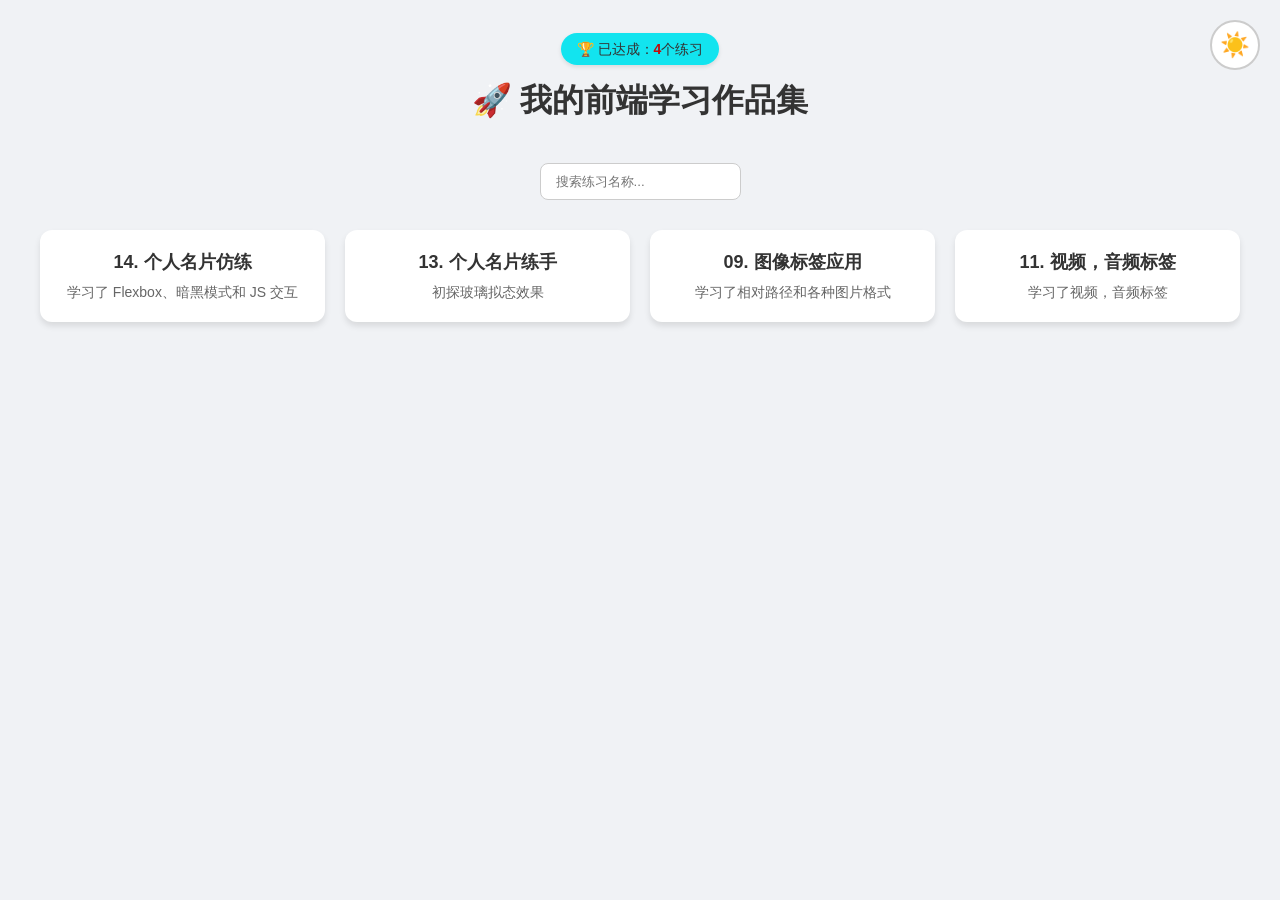
<file: index.html>
<!DOCTYPE html>
<html lang="zh-CN">
<head>
  <meta charset="UTF-8">
  <meta name="viewport" content="width=device-width, initial-scale=1.0">
  <title>我的前端作品集</title>
  <link rel="stylesheet" href="index.css"
</head>
<body>
<!-- 首页的切换按钮 -->
<button id="theme-btn" style="position: fixed;top: 20px;right: 20px;
font-size: 24px;background: var(--card-bg);border: 2px solid #ccc;
border-radius: 50%;
width: 50px;height: 50px;
cursor: pointer;
z-index: 1000;">☀️</button>

  <!-- 统计栏 -->
   <div style="text-align: center;margin-bottom: 20px;">
    <span style="background-color: rgb(18, 228, 239);
    padding: 8px 16px;
    border-radius: 20px;
    font-size: 14px;
    box-shadow: 0 2px 4px rgba(0,0,0,0.1);">
    🏆 已达成：<strong id="project-count"
              style="color: #c50909;">0</strong>个练习</span>
   </div>

  <h1>🚀 我的前端学习作品集</h1>
<!-- 搜索区域 -->
 <div style="text-align: center;margin-bottom: 30px;">
  <input type="text" id="searchInput" placeholder="搜索练习名称..."
   style="padding: 10px 15px; border-radius: 8px; border: 1px solid #ccc;">
  </div>
  <div class="project-grid">
    <!-- 这里的 href 要注意路径！ -->
    <a href="img/14-个人名片仿练.html" class="card">
      <h3>14. 个人名片仿练</h3>
      <p>学习了 Flexbox、暗黑模式和 JS 交互</p>
    </a>

    <a href="img/13-个人名片展示页练手.html" class="card">
      <h3>13. 个人名片练手</h3>
      <p>初探玻璃拟态效果</p>
    </a>

    <a href="9-图像标签.html" class="card">
      <h3>09. 图像标签应用</h3>
      <p>学习了相对路径和各种图片格式</p>
    </a>

    <!-- 你可以继续添加其他练习的卡片 -->
     <a href="img/11-视频，音频.html" class="card">
      <h3>11. 视频，音频标签</h3>
      <p>学习了视频，音频标签</p>
    </a>


  </div>
<script>
  // 1. 获取切换按钮元素
  const themeBtn = document.getElementById('theme-btn');
  //监听点击事件
  themeBtn.addEventListener('click',() =>{

    //切换暗黑模式
    document.body.classList.toggle('dark-theme');
    //切换图标
    themeBtn.textContent = document.body.classList.contains('dark-theme') ? '🌙' : '☀️';
  })

  //统计已达成的练习数量
  const cards = document.querySelectorAll('.card');
  const countSpan = document.getElementById('project-count');
  countSpan.innerText = cards.length;
  //搜索功能
  const searchInput = document.getElementById('searchInput');
 
  //监听输入事件
  searchInput.addEventListener('input',function () {
    const keyword = searchInput.value.toLowerCase();//搜索后转化为小写
    cards.forEach(card =>{
    const title = card.querySelector('h3').innerText.toLowerCase();//获取卡片标题并且转换小写

    //判断标题是否包含关键词
    if(title.includes(keyword)){
      card.style.display = 'block';//显示卡片
    }else{
      card.style.display = 'none';//隐藏卡片
    }


    });

    
  });
</script>
</body>
</html>
</file>
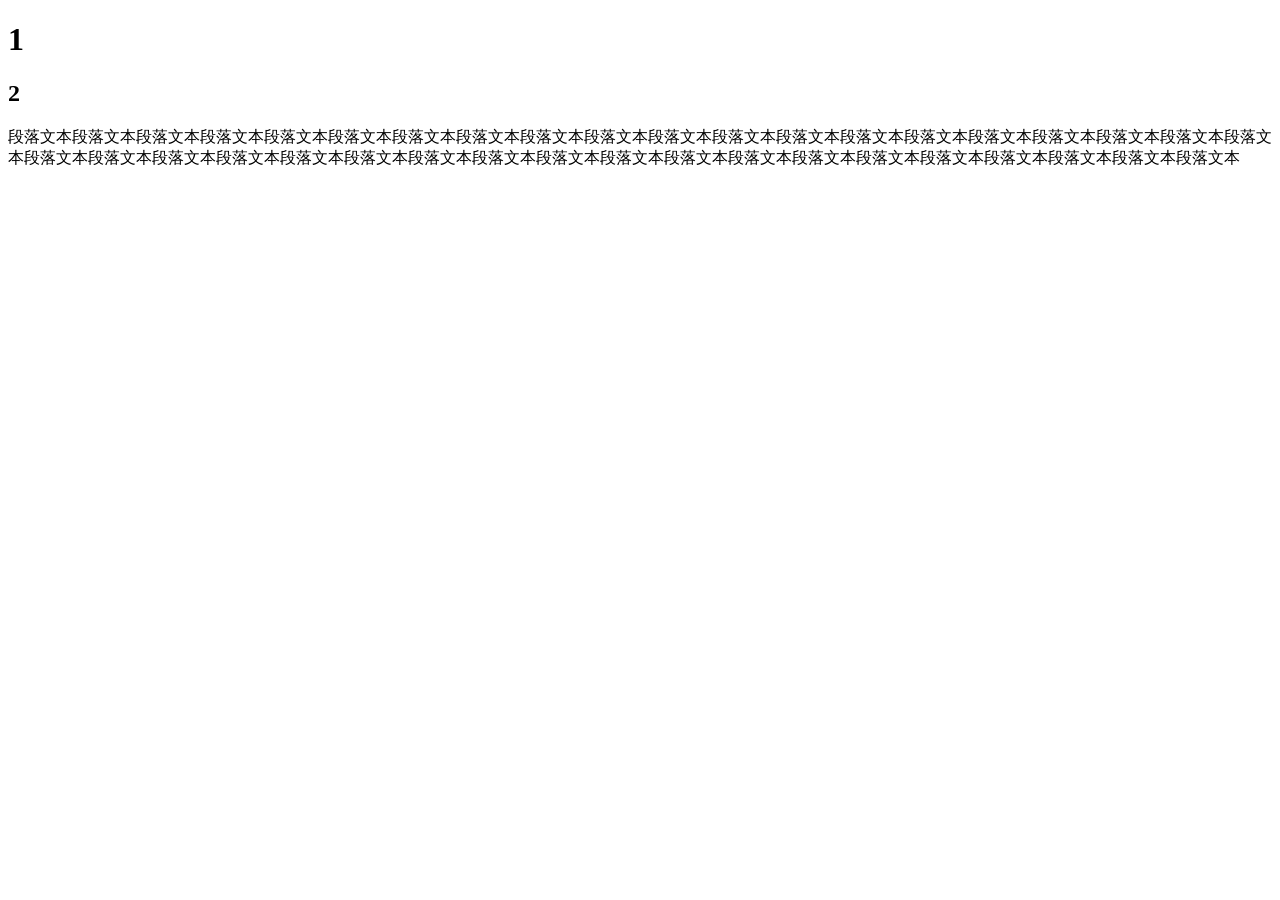
<file: 1-设置字体缩进.html>
<!DOCTYPE html>
<html>

<head>
  <meta charset="utf-8">

</head>

<body>
  <h1>1</h1>
  <h2>2</h2>
  <p>
    段落文本段落文本段落文本段落文本段落文本段落文本段落文本段落文本段落文本段落文本段落文本段落文本段落文本段落文本段落文本段落文本段落文本段落文本段落文本段落文本段落文本段落文本段落文本段落文本段落文本段落文本段落文本段落文本段落文本段落文本段落文本段落文本段落文本段落文本段落文本段落文本段落文本段落文本段落文本
  </p>

</body>

</html>
</file>
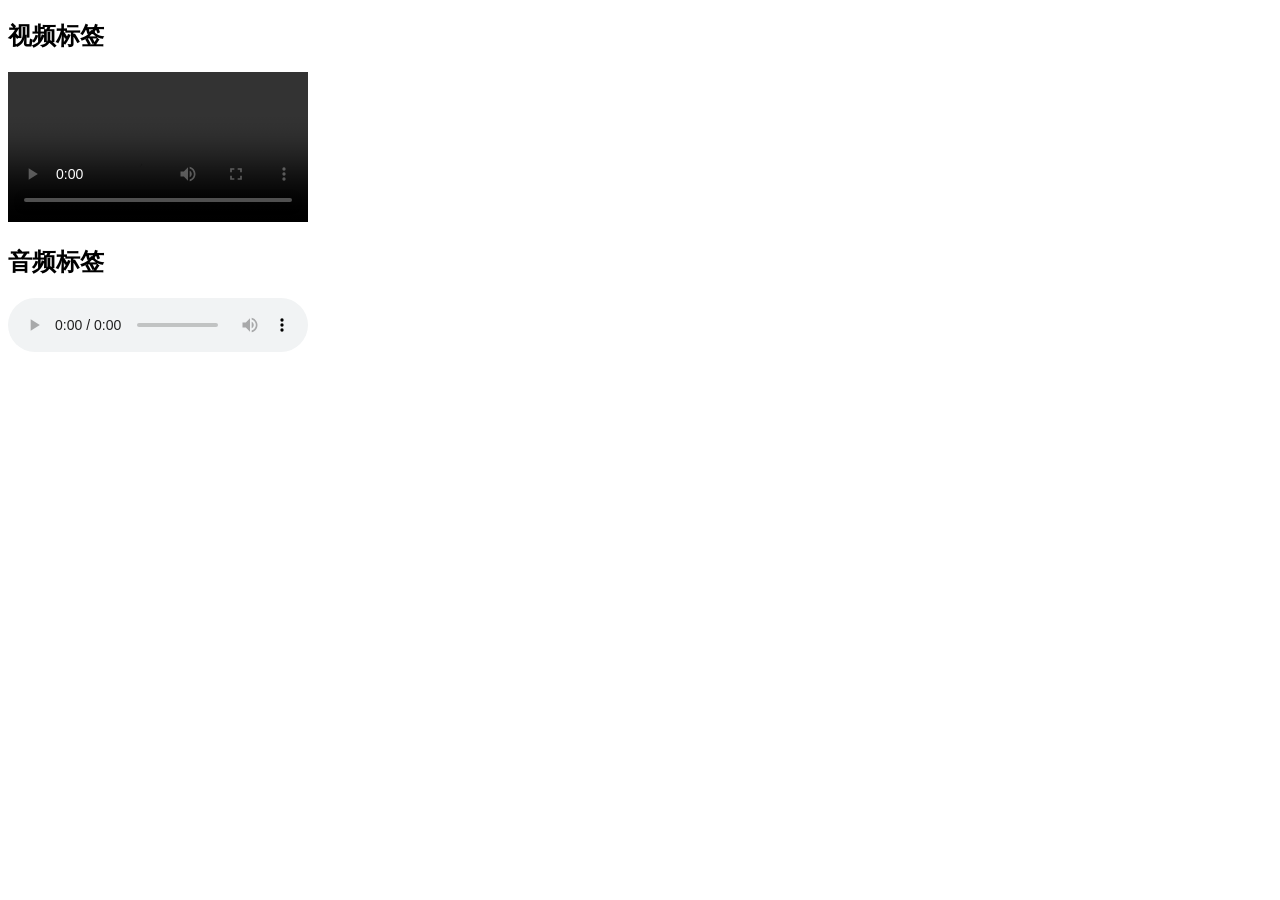
<file: 11-视频，音频.html>
<!DOCTYPE html>
<html>

<head>
  <meta charset="utf-8">
  <title>图像标签</title>

</head>

<body>

  <h2>视频标签</h2>
  <video src="https://www.bilibili.com/video/BV1MvaVzUEuz?t=239.3&p=12" controls></video>
  <h2>音频标签</h2>
  <audio
    src="https://m701.music.126.net/20251124215229/418d24a0d5046400017fdfb19b5e868a/jdymusic/obj/wo3DlMOGwrbDjj7DisKw/24664154412/9ed9/612b/e601/379221259d1243be42ebdb3a98d3c2b3.mp3?vuutv=pIH5IN5RI28w2a650UYeCIwUM7oVuAvLi90UCciXiIDzrNceL1nHKQMRQ2KX0TXwN/si///thsp/+bw/HnnEFa3o+tTvk/1Ft1dLjRCY10cdYL63NdRUbbR19tiiuO7ubrIlOPpYmmJKPWQg63J8hCN4Scdh5YAMij1ixJqFSMZJovrFQa9WMb7HDGNwtH01+txBIGJI/Vtr5pP1QFRVKmTHQQ8tNyyEnpFEtS8Yb1jqw5eFLvQ79hrfgw3M1ntQzkSGG6Jx/awjcNEVo4MH0zCy6o558DRsheCto3wyICCA3TbNsUjojIR21qBmuu1KCCy2h+5ZIefnm8cl31c4WYx00WOI9iDJ1YMm6SANiJidIsruw8oK/YG3vmo9E1SE&cdntag=bWFyaz1vc193ZWIscXVhbGl0eV9zdGFuZGFyZA"
    controls></audio>


</body>

</html>
</file>
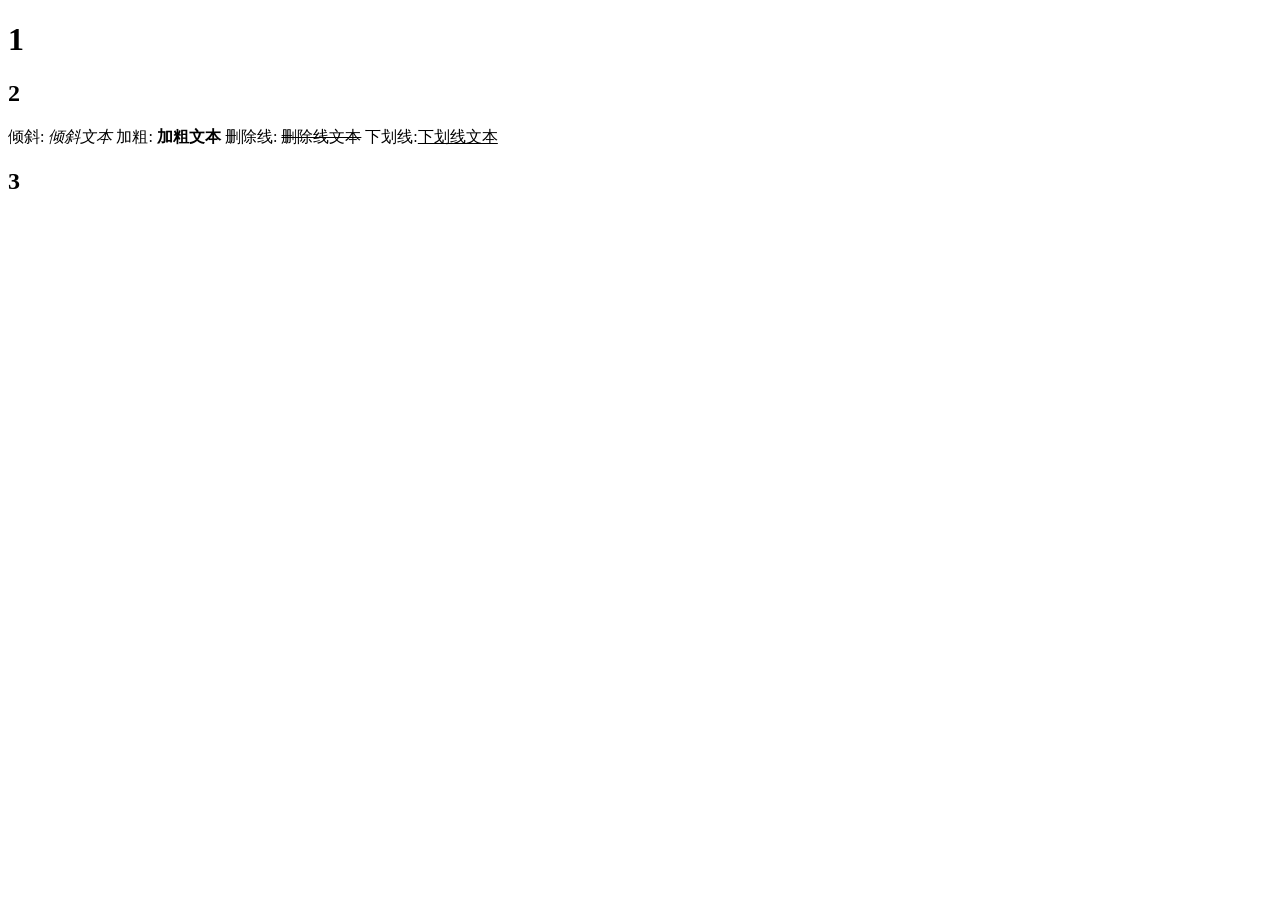
<file: 7--标签.html>
<!DOCTYPE html>
<html>

<head>
  <meta charset="utf-8">

</head>

<body>
  <h1>1</h1>
  <h2>2</h2>
  倾斜: <em>倾斜文本</em>
  加粗: <strong>加粗文本</strong>
  删除线: <del>删除线文本</del>
  下划线:<ins>下划线文本</ins>


  <h2>3</h2>


</body>

</html>
</file>
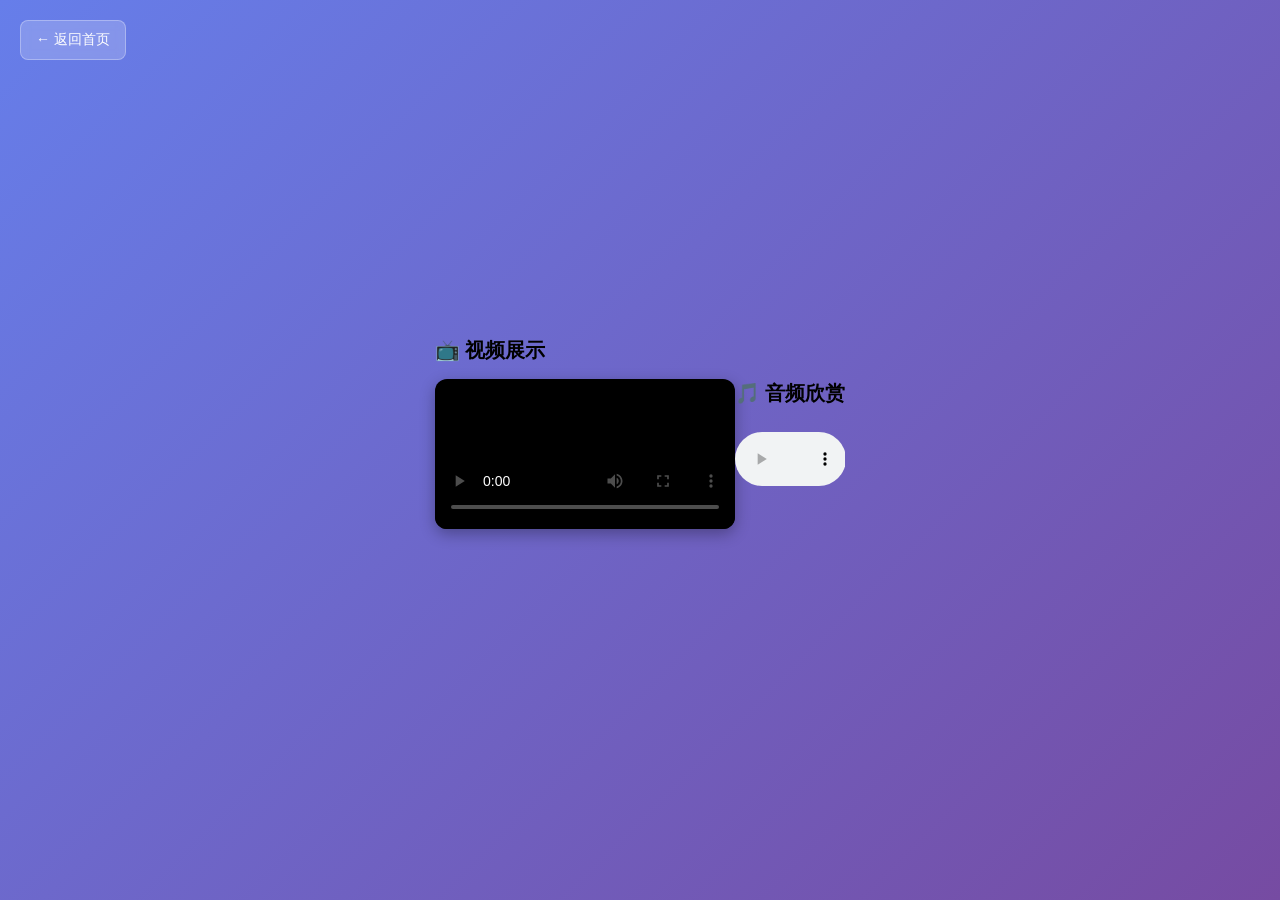
<file: img/11-视频，音频.html>
<!DOCTYPE html>
<html>


<meta name="viewport" content="width=device-width, initial-scale=1.0">
 <head> <title>多媒体播放中心</title>
  <style>
    /* 基础重置 */
    * { margin: 0; padding: 0; box-sizing: border-box; }

    body {
      font-family: 'PingFang SC', 'Microsoft YaHei', sans-serif;
      background: linear-gradient(135deg, #667eea 0%, #764ba2 100%);
      min-height: 100vh;
      display: flex;
      justify-content: center;
      align-items: center;
      padding: 20px;
    }

    /* 返回按钮样式 */
    .back-btn {
      position: fixed;
      top: 20px;
      left: 20px;
      text-decoration: none;
      background: rgba(255, 255, 255, 0.2);
      padding: 10px 20px;
      border-radius: 10px;
      color: #fff;
      font-size: 14px;
      backdrop-filter: blur(10px);
      border: 1px solid rgba(255, 255, 255, 0.3);
      transition: all 0.3s;
      z-index: 1000;
    }
    .back-btn:hover {
      background: rgba(255, 255, 255, 0.3);
      transform: translateX(-5px);
    }

    /* 播放器容器卡片 */
    .player-container {
      background: rgba(255, 255, 255, 0.1);
      backdrop-filter: blur(15px);
      border: 1px solid rgba(255, 255, 255, 0.2);
      border-radius: 20px;
      padding: 40px;
      width: 100%;
      max-width: 600px;
      box-shadow: 0 15px 35px rgba(0, 0, 0, 0.2);
      color: #fff;
    }

    .section {
      margin-bottom: 30px;
    }

    h2 {
      font-size: 20px;
      margin-bottom: 15px;
      display: flex;
      align-items: center;
      gap: 10px;
    }

    video {
      width: 100%;
      border-radius: 12px;
      box-shadow: 0 5px 15px rgba(0, 0, 0, 0.3);
      background: #000;
    }

    audio {
      width: 100%;
      margin-top: 10px;
    }

    /* 装饰用的小标题 */
    .player-header {
      text-align: center;
      margin-bottom: 30px;
    }
    .player-header h1 {
      font-size: 24px;
      letter-spacing: 2px;
    }
  </style>
</head>

<body>
<!-- 返回首页按钮 -->
<a href="../index.html" style="position: fixed; top: 20px; left: 20px;
 text-decoration: none; background: rgba(255,255,255,0.2); 
 padding: 10px 15px; border-radius: 8px; color: #fff; font-size: 14px; 
 backdrop-filter: blur(5px); border: 1px solid rgba(255,255,255,0.3); z-index: 1000;">
  ← 返回首页
</a>

  <div class="section">
    <h2>📺 视频展示</h2>
 
    <video src="https://www.w3schools.com/html/mov_bbb.mp4" controls poster="https://via.placeholder.com/600x340/000/fff?text=Big+Buck+Bunny"></video>
  </div>

  <div class="section">
    <h2>🎵 音频欣赏</h2>
 
    <audio
      src="https://www.w3schools.com/html/horse.mp3"
      controls></audio>
  </div>


</body>

</html>
</file>
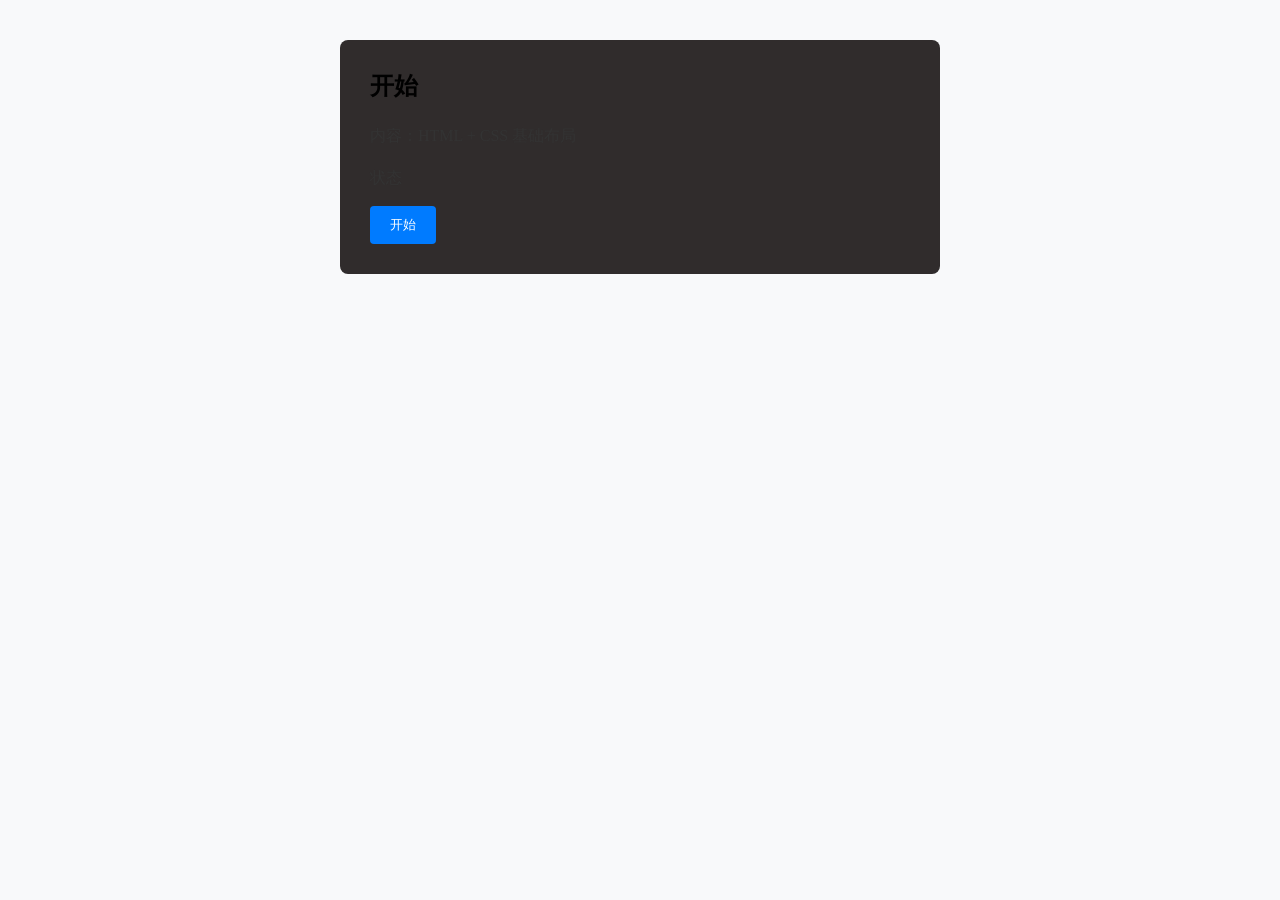
<file: img/12-回忆.html>
<!DOCTYPE html>
<html lang="zh-CN">

<head>
  <meta charset="UTF-8">
  <title>简单学习页面</title>
  <style>
    * {
      margin: 0;
      padding: 0;
      box-sizing: border-box;
    }

    body {
      font-family: Microsoft YaHei;
      background: #f8f9fa;
      padding: 40px;
    }

    .container {
      max-width: 600px;
      margin: 0 auto;
      background: rgb(48, 44, 44);
      padding: 30px;
      border-radius: 8px;
    }

    h1 {
      font-size: 24px;
      margin-bottom: 20px;
    }

    p {
      line-height: 1.7;
      color: #333;
      margin-bottom: 15px;
    }

    .btn {
      padding: 10px 20px;
      background: #007bff;
      color: white;
      border: none;
      border-radius: 4px;
      cursor: pointer;
    }
  </style>
</head>

<body>
  <div class="container">
    <h1>开始</h1>
    <p>内容：HTML + CSS 基础布局</p>
    <p>状态</p>
    <button class="btn">开始</button>
  </div>
</body>

</html>
</file>
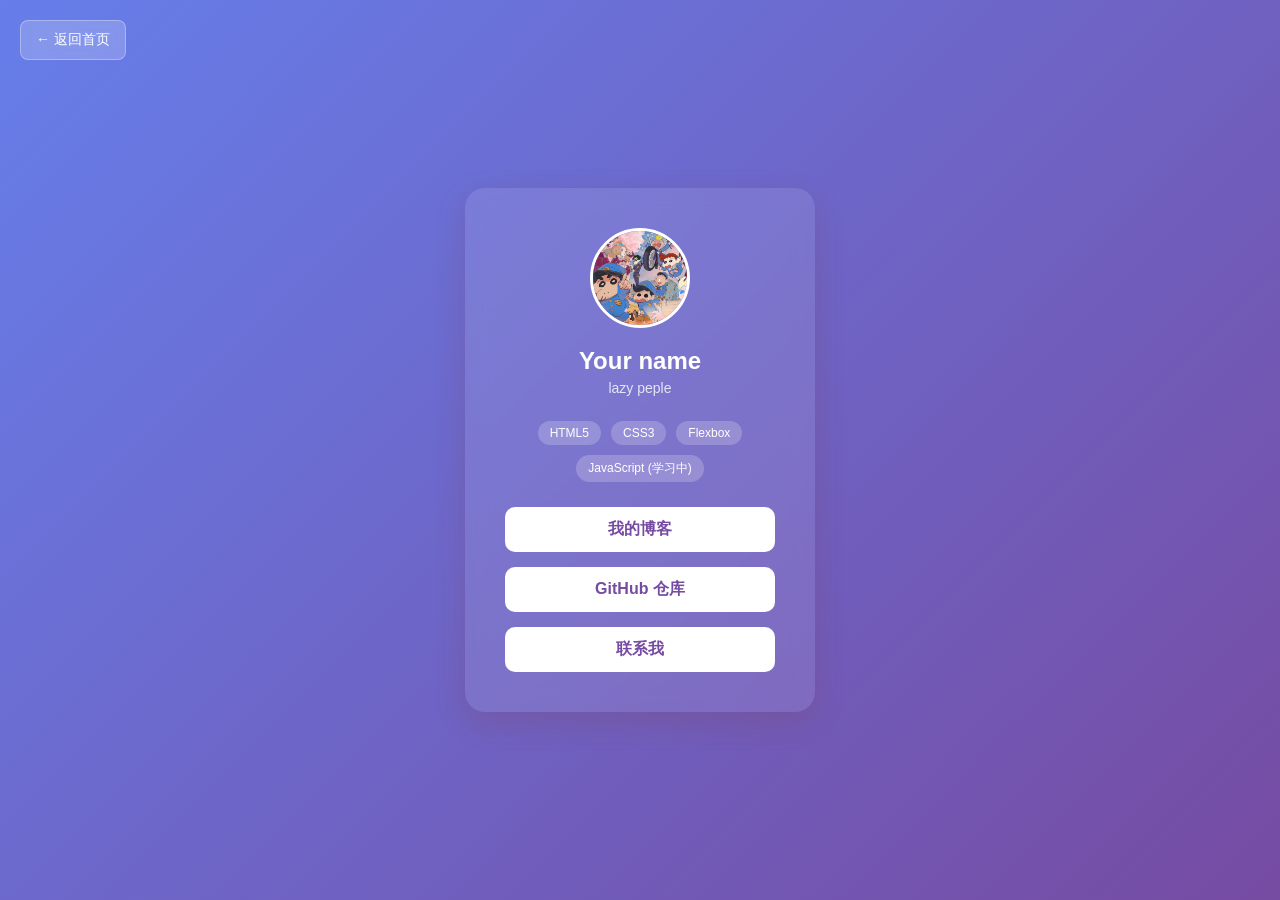
<file: img/13-个人名片展示页练手.html>
<!DOCTYPE html>
<html lang="zh-CN">

<head>
  <meta charset="UTF-8">
  <title>我的个人名片</title>
  <style>
    /* 1. 复习：全局重置 */
    * {
      margin: 0;
      padding: 0;
      box-sizing: border-box;
    }

    body {
      font-family: 'PingFang SC', 'Microsoft YaHei', sans-serif;
      background: linear-gradient(135deg, #667eea 0%, #764ba2 100%);
      /* 渐变背景 */
      min-height: 100vh;
      display: flex;
      justify-content: center;
      align-items: center;
      color: #fff;
    }

    /* 2. 复习：卡片容器 */
    .profile-card {
      background: rgba(255, 255, 255, 0.1);
      /* 玻璃拟态效果 */
      backdrop-filter: blur(10px);
      padding: 40px;
      border-radius: 20px;
      text-align: center;
      width: 350px;
      box-shadow: 0 10px 30px rgba(132, 57, 57, 0.2);
    }

    /* 3. 新知识点：圆形头像 */
    .avatar {
      width: 100px;
      height: 100px;
      border-radius: 50%;
      /* 圆形的关键 */
      border: 3px solid #fff;
      margin-bottom: 15px;
      object-fit: cover;
    }

    h2 {
      margin-bottom: 5px;
    }

    p {
      font-size: 14px;
      opacity: 0.8;
      margin-bottom: 25px;
    }

    /* 4. 复习：按钮列表 */
    .links {
      display: flex;
      flex-direction: column;
      gap: 15px;
    }

    .link-btn {
      background: #fff;
      color: #764ba2;
      padding: 12px;
      border-radius: 10px;
      text-decoration: none;
      /* 去掉链接下划线 */
      font-weight: bold;
      transition: transform 0.2s, background 0.2s;
      /* 动画过渡 */
    }

    /* 5. 新知识点：悬停效果 */
    .link-btn:hover {
      transform: translateY(-3px);
      /* 向上浮动 */
      background: #f0f0f0;
    }

    /* 技能区域的 Flex 布局 */
.skills {
  display: flex;
  justify-content: center; /* 水平居中 */
  gap: 10px;               /* 标签之间的缝隙 */
  margin-bottom: 25px;     /* 和下面的链接按钮拉开距离 */
  flex-wrap: wrap;         /* 如果标签太多，自动换行 */
}

/* 单个技能标签的样式 */
.skill-tag {
  background: rgba(255, 255, 255, 0.2);
  padding: 5px 12px;
  border-radius: 20px;
  font-size: 12px;
}
  </style>
</head>

<body>
<!-- 返回首页按钮 -->
<a href="../index.html" style="position: fixed; top: 20px; left: 20px; text-decoration: none; background: rgba(255,255,255,0.2); padding: 10px 15px; border-radius: 8px; color: #fff; font-size: 14px; backdrop-filter: blur(5px); border: 1px solid rgba(255,255,255,0.3); z-index: 1000;">
  ← 返回首页
</a>
  <div class="profile-card">
    <!-- 这里你可以换成你自己的图片路径，比如 ./蜡笔小新.jpg -->
    <img src="../蜡笔小新.jpg" alt="头像" class="avatar">
    <h2>Your name</h2>
    <p>lazy peple</p>
  <!-- 新增的技能区域 -->
<div class="skills">
  <span class="skill-tag">HTML5</span>
  <span class="skill-tag">CSS3</span>
  <span class="skill-tag">Flexbox</span>
  <span class="skill-tag">JavaScript (学习中)</span>
</div>
    <div class="links">
      <a href="#" class="link-btn">我的博客</a>
      <a href="#" class="link-btn">GitHub 仓库</a>
      <a href="#" class="link-btn">联系我</a>
    </div>
  </div>

</body>

</html>
</file>
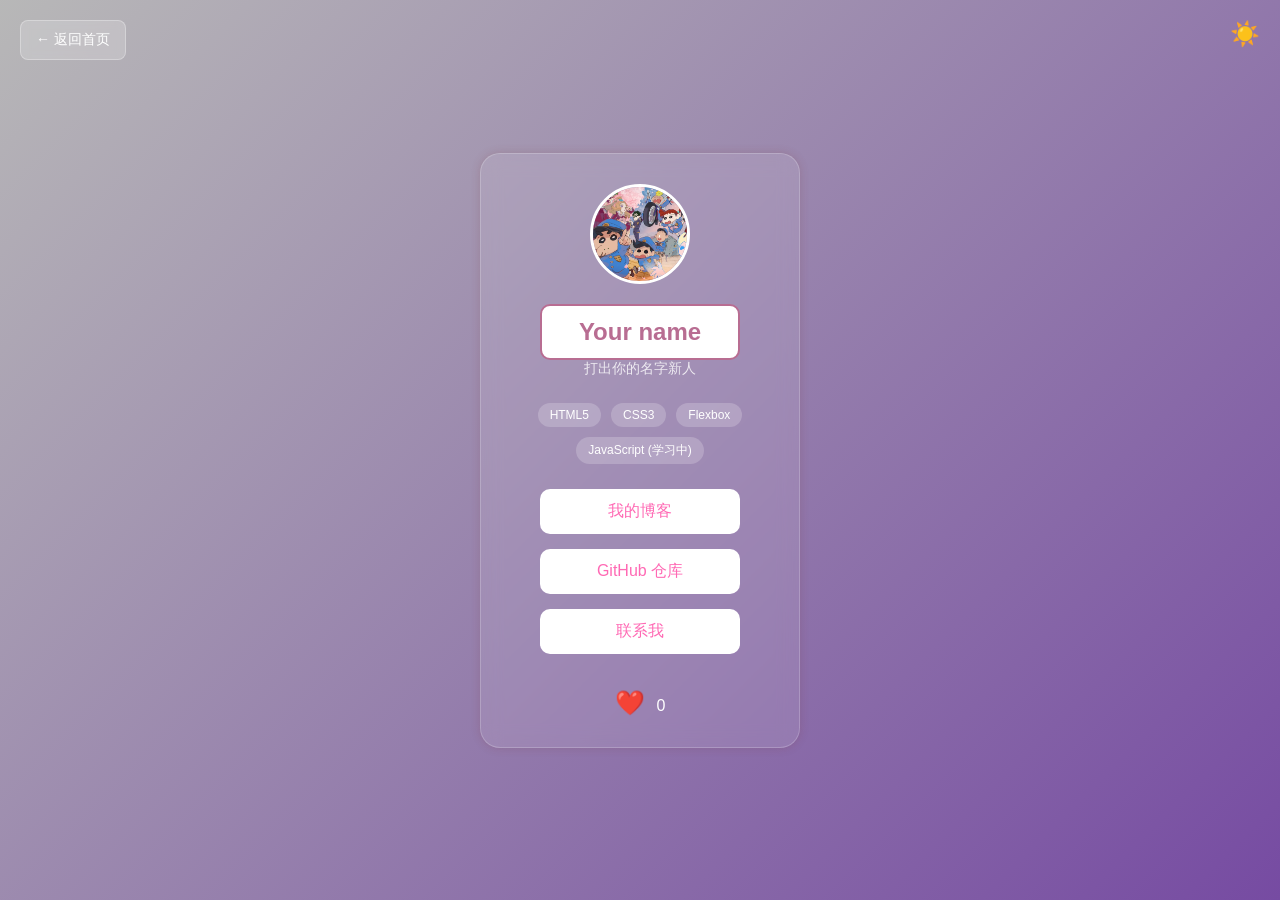
<file: img/14-个人名片仿练.html>
<!DOCTYPE html>
<html lang="zh-CN">
<head>
  <meta charset="UTF-8">
  <meta name="viewport" content="width=device-width, initial-scale=1.0">
  <title>个人名片仿练</title>


  <link rel="stylesheet" href="../个人名片.css">
</head>
<body>
  <!-- 返回首页按钮 -->
  <a href="../index.html" style="position: fixed; 
  top: 20px; left: 20px; text-decoration: none; 
  background: rgba(255,255,255,0.2); 
  padding: 10px 15px; border-radius: 8px; 
  color: #fff; font-size: 14px; backdrop-filter: blur(5px);
   border: 1px solid rgba(255,255,255,0.3); z-index: 1000;">
    ← 返回首页
  </a>

  <!-- 新增的主题切换按钮 -->
  <button class="theme-btn" id="theme-btn">☀️</button>

  <div class="profile-card">
    <img src="../蜡笔小新.jpg" alt="头像" class="avatar">
  <h2 id="name">Your name</h2>
  <p>打出你的名字新人</p>
  <!-- 新增的技能区域 -->
   <div class="skills">
    <span class="skill-tag">HTML5</span>
    <span class="skill-tag">CSS3</span>
    <span class="skill-tag">Flexbox</span>
    <span class="skill-tag">JavaScript (学习中)</span>
   </div>
   <div class="links">
    <a href="#" class="link-btn">我的博客</a>
    <a href="#" class="link-btn">GitHub 仓库</a>
    <a href="#" class="link-btn">联系我</a>
   </div>
   <div class="stats" style="margin-top: 20px;">
  <button id="like-btn" style="background: none; border: none; font-size: 24px; cursor: pointer;">
    ❤️ <span id="like-count" style="font-size: 16px; color: #fff; margin-left: 5px;">0</span>
  </button>
</div>

  </div>
  <script>
    // 1. 获取元素
    const nameTag = document.getElementById('name');
    
    const names = ["练习生", "Bug架构师", "代码魔法师", "未来的架构师","熬夜冠军"];
    //2.监听点击事件
    nameTag.addEventListener('click', () => {
      //生成随机索引（0~4）
     const randomIndex = Math.floor(Math.random() * names.length);
     nameTag.textContent = names[randomIndex];
     //根据索引选出名字
     const selectedName = names[randomIndex];
     //根据选中的名字改变文字颜色
     if (selectedName === "练习生") {
      nameTag.style.color = "red";
     } else if (selectedName === "Bug架构师") {
      nameTag.style.color = "orange";
     } else if (selectedName === "代码魔法师") {
      nameTag.style.color = "purple";
     } else if (selectedName === "未来的架构师") {
      nameTag.style.color = "green";
     } else if (selectedName === "熬夜冠军") {
      nameTag.style.color = "blue";
     }
    });

    //1.定义变量存点赞数
    let count = 0;
    //2.获取点赞元素(按钮和点赞数)
    const likeBtn = document.getElementById('like-btn');
    const likeCount = document.getElementById('like-count');
    //3.监听点赞按钮点击事件
    likeBtn.addEventListener('click',() => {
    //数字加一
    count++;
    console.log("当前点赞数:", +count);
    //更新点赞数显示
    likeCount.innerText = count;
    //添加爱心动画类
    likeBtn.classList.add('animate-heart');
    //1秒后移除动画类（实现动画效果）
    setTimeout(() => {
      likeBtn.classList.remove('animate-heart');
    }, 1000);
}); 
  
// 新增功能：暗夜与白日模式
    //1.暗夜与白日切换按钮
    const themeBtn = document.getElementById('theme-btn');
    //2.监听切换按钮事件
    themeBtn.addEventListener('click',() => {
      //切换body类名
      document.body.classList.toggle('dark-theme');
      //改图标
      if (document.body.classList.contains('dark-theme')) {
        themeBtn.textContent = '🌙';
      } else {
        themeBtn.textContent = '☀️';
      }
    });
    
  </script>
</body>
</html>
</file>
<file: index.css>
/* 1. 颜色变量管理 */
    :root {
      --bg-color: #f0f2f5;
      --text-color: #333;
      --card-bg: #ffffff;
    }

    body.dark-theme {
      --bg-color: #1a1a1a;
      --text-color: #f0f2f5;
      --card-bg: #2d2d2d;
    }

    /* 2. 基础样式 */
    * { margin: 0; padding: 0; box-sizing: border-box; }
    body {
      font-family: 'PingFang SC', sans-serif;
      padding: 40px;
      background: var(--bg-color);
      color: var(--text-color);
      transition: all 0.3s;
    }
    h1 { text-align: center; margin-bottom: 40px; color: var(--text-color); }

    /* 3. Grid 网格布局 */
    .project-grid {
      display: grid;
      grid-template-columns: repeat(auto-fill, minmax(250px, 1fr));
      gap: 20px;
      max-width: 1200px;
      margin: 0 auto;
    }

    /* 4. 作品卡片样式 */
    .card {
      padding: 20px;
      border-radius: 12px;
      text-align: center;
      text-decoration: none;
      box-shadow: 0 4px 6px rgba(0,0,0,0.1);
      transition: transform 0.3s, box-shadow 0.3s, background 0.3s;
      background: var(--card-bg);
      color: var(--text-color);
    }
    .card:hover {
      transform: translateY(-5px);
      box-shadow: 0 8px 15px rgba(0,0,0,0.15);
    }
    .card h3 { font-size: 18px; margin-bottom: 10px; }
    .card p { font-size: 14px; color: #666; }
</file>
<file: 个人名片.css>
/* 新加功能：暗夜与白日模式 */
    /* 统一管理颜色 */
    :root {
      --bg-color: linear-gradient(135deg,#6667 0%, #764ba2 100%);
      --card-bg: rgba(255,255,255,0.1);
      --text-color: #fff;
      --border-color: rgba(255, 255, 255, 0.2);
    }

    /* 暗黑模式 */
    body.dark-theme {
      --bg-color: linear-gradient(135deg, #333 0%, #444 100%);
      --card-bg: rgba(0, 0, 0, 0.2);
      --text-color: #7a7373;
      --border-color: rgba(255, 255, 255, 0.2);
    }


    * {
      margin: 0;
      padding: 0;
      box-sizing: border-box;
    }
    
    body {
      font-family: 'PingFang SC', 'Microsoft YaHei', sans-serif;
      background: linear-gradient(135deg,#667eea 0%, #764ba2 100%);
      min-height: 100vh;
        display: flex;
      justify-content: center;
      align-items: center;
      color: #fff;
      /* 暗黑模式下控制背景颜色变量 */
      background: var(--bg-color);
      color: var(--text-color);
    }

    .profile-card {
      background: var(--card-bg);
      padding: 30px;
      display: flex;
      flex-direction: column;
      align-items: center;
      backdrop-filter: blur(10px);
      border-radius: 20px;
       text-align: center;
       width: 320px;
       height: auto;
       box-shadow: 0 0 10px rgba(132, 57, 57, 0.2);
       border: 1px solid var(--border-color);
       animation: slideIn 0.5s ease-in-out;
    }

    /* 主题切换按钮 */
    .theme-btn {
      position: absolute;
      top: 20px;
      right: 20px;
      background: none;
      border: none;
      font-size: 24px;
      cursor: pointer;
      color: var(--text-color);
      transition: color 0.3s;
    }
    .theme-btn:hover {
      color: var(--border-color);
    }

    .avatar {
      width: 100px;
      height: 100px;
      border-radius: 50%;
      
      /* 圆形的关键 */
      border: 3px solid #fff;
      margin-bottom: 20px;
      object-fit: cover;
    }
    h2 {
      font-size: 24px;
      margin-bottom: 10px;
    }
    p {
      font-size: 14px;
      opacity: 0.8;
      margin-bottom: 25px;
    }
    .skills {
      display: flex;
      justify-content: center; /* 水平居中 */
      gap: 10px;               /* 标签之间的缝隙 */
      margin-bottom: 25px;     /* 和下面的链接按钮拉开距离 */
      flex-wrap: wrap;         /* 如果标签太多，自动换行 */
    }
    .skill-tag {
      background: rgba(255, 255, 255, 0.2);
      padding: 5px 12px;
      border-radius: 20px;
      font-size: 12px;
    }

    .links {
      display: flex;
      gap: 15px;
      flex-direction: column;
      align-items: center;
       margin-bottom: 15px;
     
    }

    .link-btn {
     color: hotpink;
     background-color: #fff;
     text-decoration: none;
     border-radius: 8px;
     padding: 12px 24px;
     min-width: 200px;
     border-radius: 10px;
     transition: transform 0.2s, background 0.2s;

    }

    .link-btn:hover {
   transform: scale(1.05);
   background-color: rgb(215, 181, 198);
   color: #fff;
  
    }

    /* 给卡片姓名处加框 */
    #name {
      font-size: 24px;
      margin-bottom: auto;
      border: 2px solid rgb(184, 109, 146);
     background-color: #fff;
     border-radius: 8px;
     padding: 12px 24px;
     min-width: 200px;
     border-radius: 10px;
     cursor: pointer;
     transition: transform 0.2s, background 0.2s;
      display: inline-block;
        color: rgb(184, 109, 146);
    }

@media (max-width: 768px) {
      /* 手机端缩小卡片内边距 */
      .profile-card {
        padding: 20px 15px;
      }
      
      /* 缩小头像尺寸 */
      .avatar {
        width: 80px;
        height: 80px;
      }
      
      /* 缩小标题字体 */
      h2 {
        font-size: 20px;
      }
      
      /* 缩小按钮宽度，适配手机 */
      .link-btn {
        min-width: 160px;
        padding: 10px 20px;
      }
      
      /* 缩小技能标签内边距 */
      .skill-tag {
        padding: 4px 10px;
        font-size: 11px;
      }
    }

    @media (max-width: 500px) {
  .profile-card {
    width: 90%;          /* 手机上卡片宽一点 */
    padding: 20px;       /* 缩小内边距 */
  }
  h2 { font-size: 20px; } /* 名字稍微变小 */
}


/* 1. 定义一个叫 "slideUp" 的动画 */
@keyframes slideUp {
  from {
    transform: translateY(50px); /* 从下方 50px 的位置开始 */
    opacity: 0.3;                 
  }
  to {
    transform: translateY(0);    /* 移动到原始位置 */
    opacity: 1;                  /* 完全不透明 */
  }
}

/* 2. 把动画应用到卡片上 */
.profile-card {
  /* ...你的其他样式... */
  animation: slideUp 0.8s ease-out; /* 动画名 持续时间 速度曲线 */
}
/* 爱心动画 */
@keyframes heartBeat {
  0% { transform: scale(1); }
  50% { transform: scale(1.3); }
  100% { transform: scale(1); }
}
.animate-heart {
  animation: heartBeat 0.3s ease-in-out;
}
</file>
